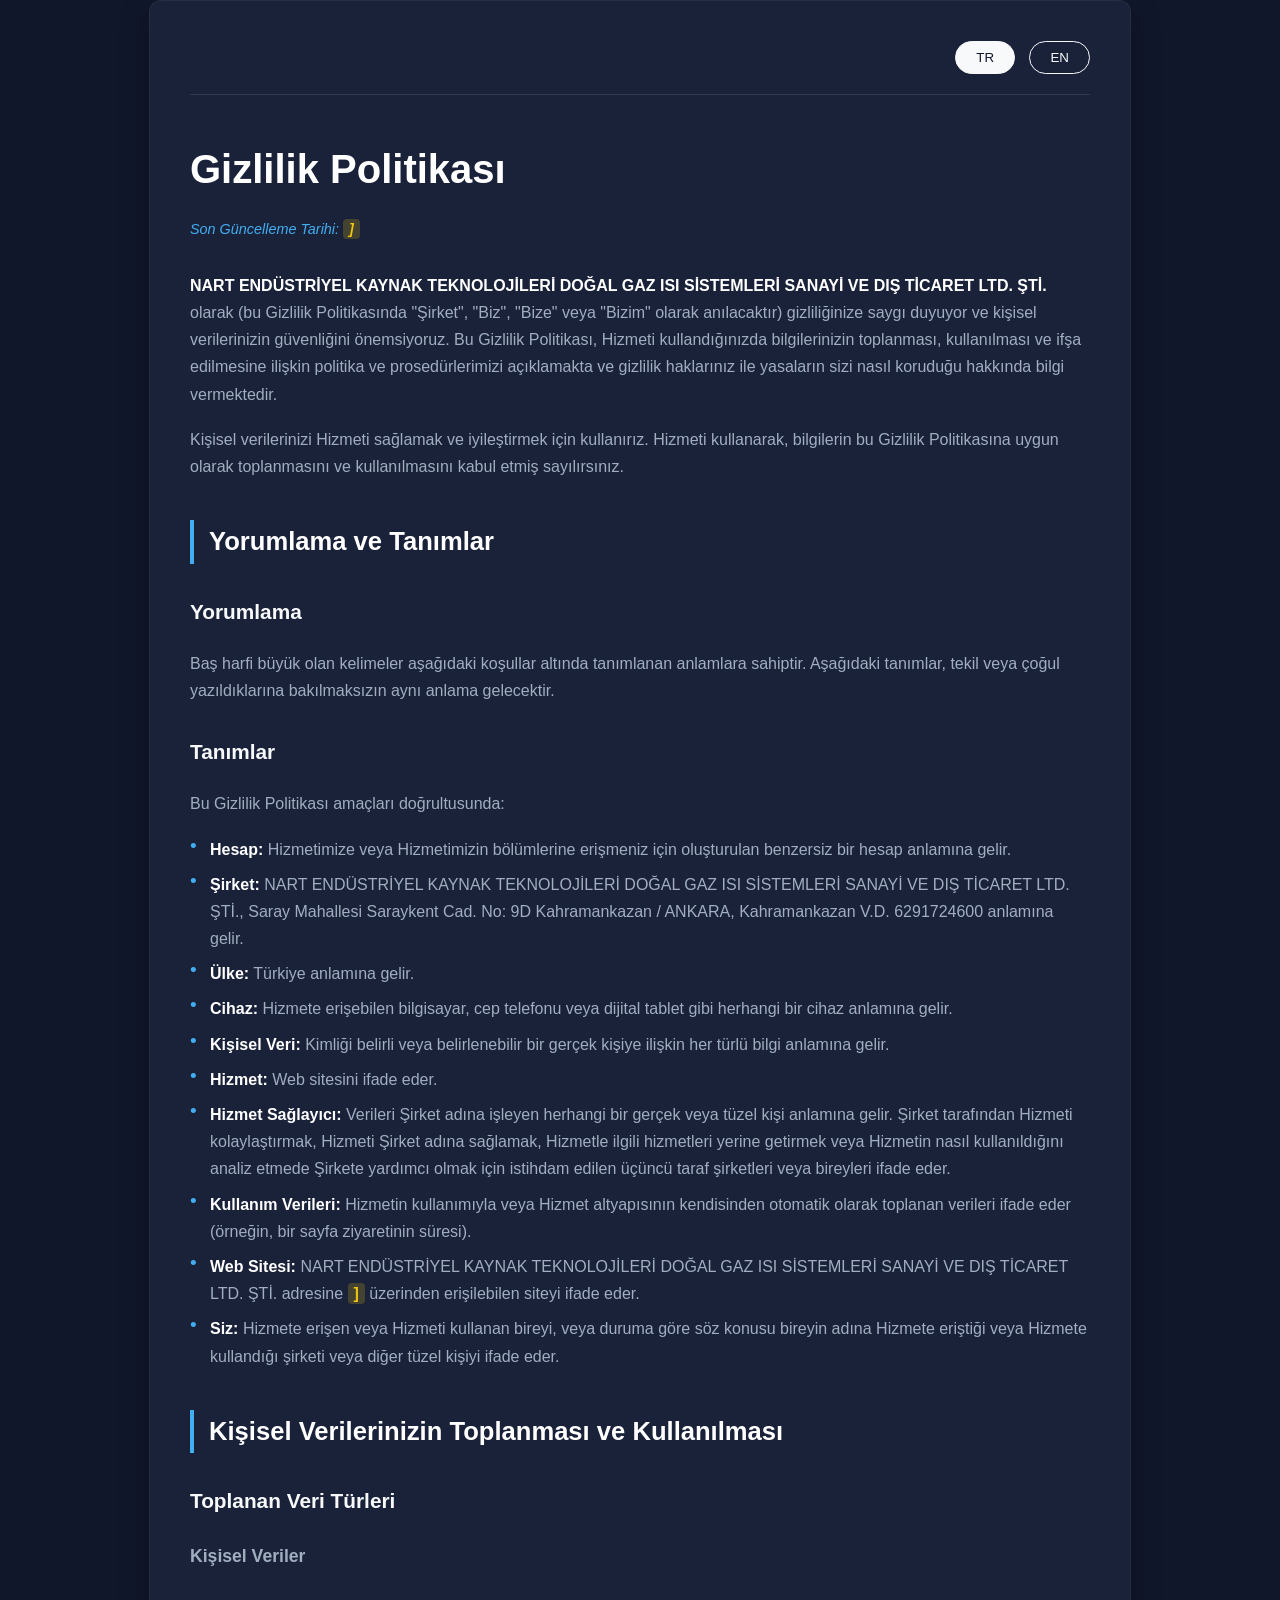
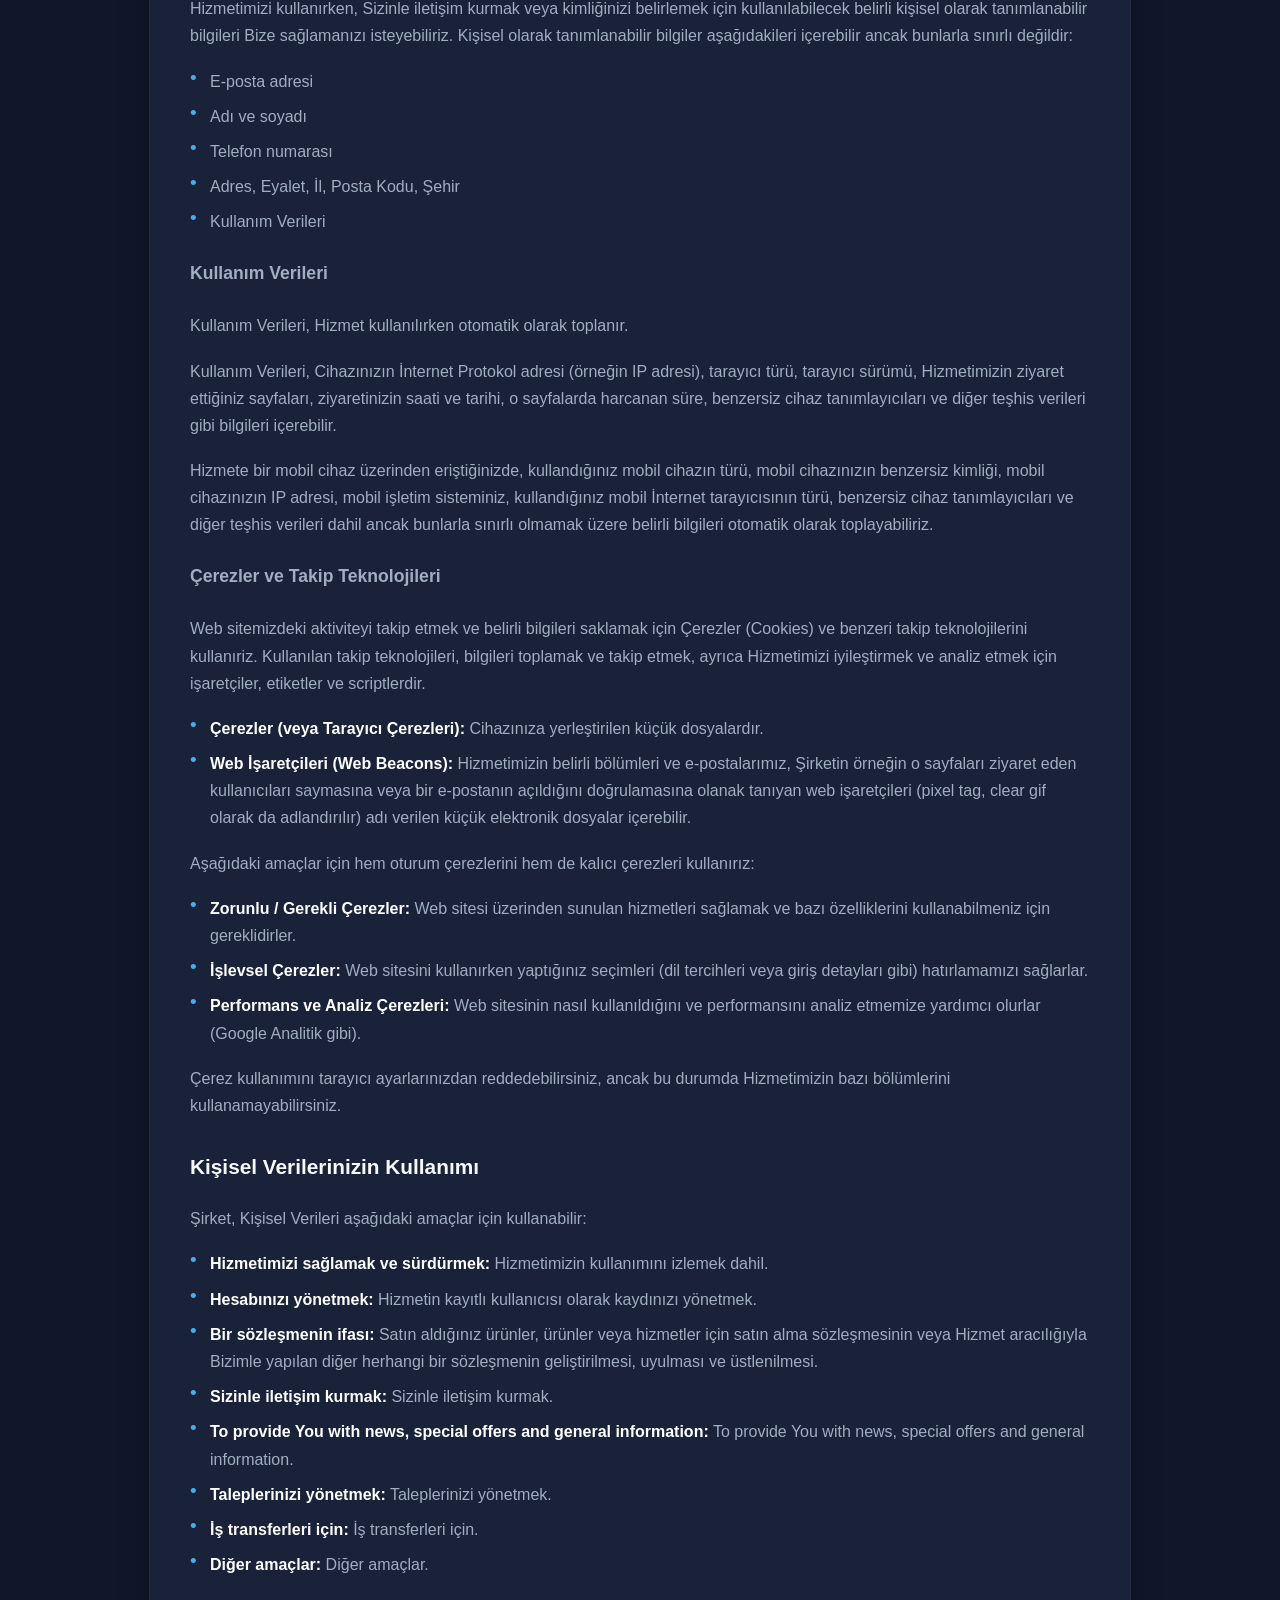
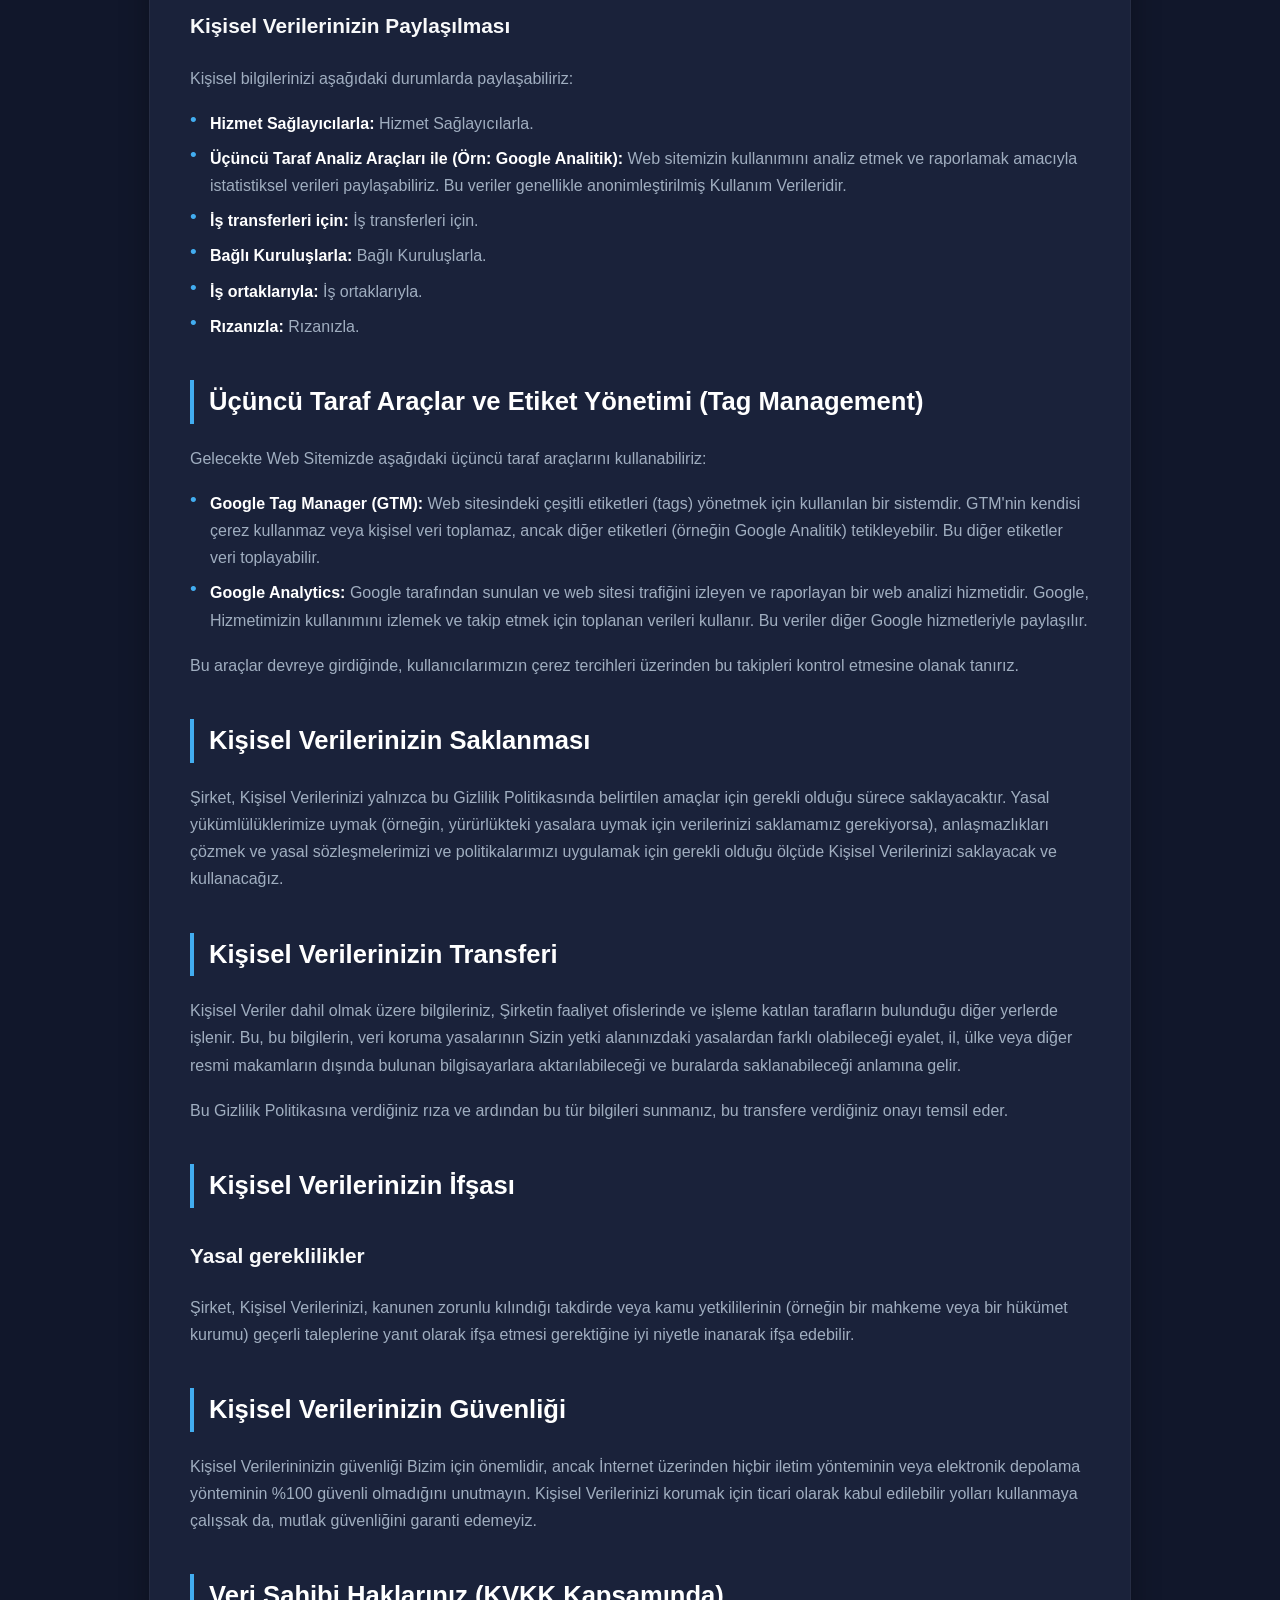
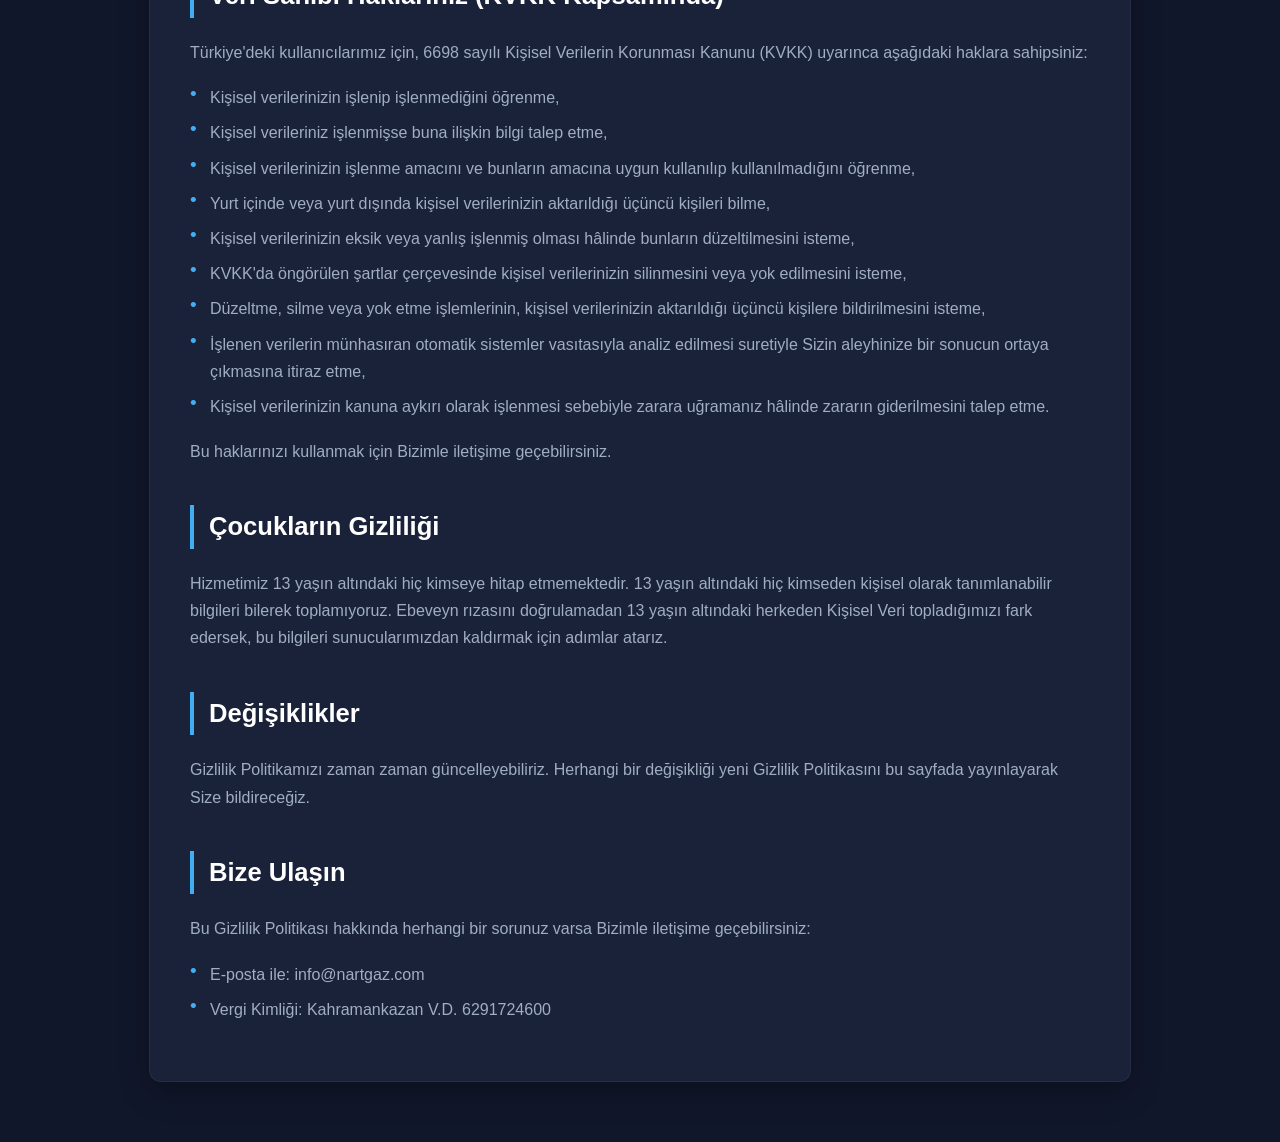
<file: privacy.html>
<!DOCTYPE html>
<html lang="tr">
    <head>
        <meta charset="UTF-8">
        <meta name="viewport" content="width=device-width, initial-scale=1.0">
        <title>Gizlilik Politikası | NART GAZ</title>
        <style>
            /* Sitenin Ana Sayfasına Uygun Koyu Tema (Görsel 7 referans alınmıştır) */
            :root {
                --nart-dark-bg: #11172b; /* Ana sayfa koyu lacivert arka planı */
                --nart-card-bg: #1a223a; /* Metinlerin duracağı hafif açık lacivert kart */
                --nart-text-main: #f8f9fa; /* Beyaz/Açık gri okunabilir metin */
                --nart-text-muted: #a0aec0; /* Alt başlıklar ve pasif metinler */
                --nart-accent-blue: #42adf0; /* Çerez bannerındaki açık mavi tonu */
                --nart-yellow: #f1c40f; /* Menüdeki sarı vurgu rengi */
            }

            body {
                font-family: 'Segoe UI', Roboto, Helvetica, Arial, sans-serif;
                line-height: 1.7;
                color: var(--nart-text-main);
                background-color: var(--nart-dark-bg); /* Koyu arka plan */
                margin: 0;
                padding: 0;
            }

            /* Üst Menü İmitasyonu (Sayfa bütünlüğü için) */
            .navbar-mock {
                padding: 20px 0;
                text-align: center;
                border-bottom: 1px solid rgba(255,255,255,0.05);
                margin-bottom: 40px;
            }

            .container {
                max-width: 900px;
                margin: 0 auto 60px auto;
                padding: 40px;
                background-color: var(--nart-card-bg); /* Kart görünümü */
                box-shadow: 0 10px 30px rgba(0,0,0,0.3);
                border-radius: 12px;
                border: 1px solid rgba(255,255,255,0.05);
            }

            /* Dil Değiştirme Butonları (Ana sayfadaki 'Ürünlerimiz' butonu stili) */
            .lang-switcher {
                text-align: right;
                margin-bottom: 40px;
                padding-bottom: 20px;
                border-bottom: 1px solid rgba(255,255,255,0.1);
            }

            .lang-btn {
                background: transparent;
                color: var(--nart-text-main);
                border: 1px solid var(--nart-text-main);
                padding: 8px 20px;
                cursor: pointer;
                margin-left: 10px;
                border-radius: 30px; /* Yuvarlak hatlı buton */
                font-weight: 500;
                transition: all 0.3s ease;
            }

            .lang-btn:hover, .lang-btn.active {
                background-color: var(--nart-text-main);
                color: var(--nart-dark-bg);
            }

            /* Tipografi */
            h1 {
                font-size: 2.5rem;
                color: #ffffff;
                margin-bottom: 10px;
                font-weight: 700;
            }

            h2 {
                font-size: 1.6rem;
                color: #ffffff;
                margin-top: 40px;
                border-left: 4px solid var(--nart-accent-blue); /* Sol mavi çizgi vurgusu */
                padding-left: 15px;
            }

            h3 {
                font-size: 1.3rem;
                color: var(--nart-text-main);
                margin-top: 30px;
            }

            h4 {
                font-size: 1.1rem;
                color: var(--nart-text-muted);
            }

            p, ul, ol {
                margin-bottom: 18px;
                color: var(--nart-text-muted);
            }

            strong, b {
                color: #ffffff;
            }

            ul {
                list-style-type: none;
                padding-left: 0;
            }

            ul li {
                position: relative;
                padding-left: 20px;
                margin-bottom: 8px;
            }

            ul li::before {
                content: "•";
                color: var(--nart-accent-blue);
                position: absolute;
                left: 0;
                font-size: 1.2rem;
                line-height: 1;
            }

            .last-updated {
                font-style: italic;
                color: var(--nart-accent-blue);
                margin-bottom: 30px;
                font-size: 0.9rem;
            }

            /* Yer tutucu vurgusu */
            .placeholder {
                background-color: rgba(241, 196, 15, 0.2);
                color: var(--nart-yellow);
                padding: 2px 6px;
                border-radius: 4px;
                font-weight: bold;
            }

            /* İçerik Değiştirme Mantığı */
            .lang-content {
                display: none;
                animation: fadeIn 0.5s ease;
            }

            .lang-content.active {
                display: block;
            }

            @keyframes fadeIn {
                from { opacity: 0; transform: translateY(10px); }
                to { opacity: 1; transform: translateY(0); }
            }

            @media (max-width: 768px) {
                .container {
                    margin: 20px;
                    padding: 25px;
                }
                h1 { font-size: 2rem; }
            }
        </style>
    </head>
<body>

<div class="container">
    <div class="lang-switcher">
        <button class="lang-btn active" onclick="switchLang('tr')">TR</button>
        <button class="lang-btn" onclick="switchLang('en')">EN</button>
    </div>

    <div id="content-tr" class="lang-content active">
        <h1>Gizlilik Politikası</h1>
        <p class="last-updated">Son Güncelleme Tarihi: <span class="placeholder"> ]</span></p>

        <p><strong>NART ENDÜSTRİYEL KAYNAK TEKNOLOJİLERİ DOĞAL GAZ ISI SİSTEMLERİ SANAYİ VE DIŞ TİCARET LTD. ŞTİ.</strong> olarak (bu Gizlilik Politikasında "Şirket", "Biz", "Bize" veya "Bizim" olarak anılacaktır) gizliliğinize saygı duyuyor ve kişisel verilerinizin güvenliğini önemsiyoruz. Bu Gizlilik Politikası, Hizmeti kullandığınızda bilgilerinizin toplanması, kullanılması ve ifşa edilmesine ilişkin politika ve prosedürlerimizi açıklamakta ve gizlilik haklarınız ile yasaların sizi nasıl koruduğu hakkında bilgi vermektedir.</p>

        <p>Kişisel verilerinizi Hizmeti sağlamak ve iyileştirmek için kullanırız. Hizmeti kullanarak, bilgilerin bu Gizlilik Politikasına uygun olarak toplanmasını ve kullanılmasını kabul etmiş sayılırsınız.</p>

        <h2>Yorumlama ve Tanımlar</h2>

        <h3>Yorumlama</h3>
        <p>Baş harfi büyük olan kelimeler aşağıdaki koşullar altında tanımlanan anlamlara sahiptir. Aşağıdaki tanımlar, tekil veya çoğul yazıldıklarına bakılmaksızın aynı anlama gelecektir.</p>

        <h3>Tanımlar</h3>
        <p>Bu Gizlilik Politikası amaçları doğrultusunda:</p>
        <ul>
            <li><strong>Hesap:</strong> Hizmetimize veya Hizmetimizin bölümlerine erişmeniz için oluşturulan benzersiz bir hesap anlamına gelir.</li>
            <li><strong>Şirket:</strong> NART ENDÜSTRİYEL KAYNAK TEKNOLOJİLERİ DOĞAL GAZ ISI SİSTEMLERİ SANAYİ VE DIŞ TİCARET LTD. ŞTİ., Saray Mahallesi Saraykent Cad. No: 9D Kahramankazan / ANKARA, Kahramankazan V.D. 6291724600 anlamına gelir.</li>
            <li><strong>Ülke:</strong> Türkiye anlamına gelir.</li>
            <li><strong>Cihaz:</strong> Hizmete erişebilen bilgisayar, cep telefonu veya dijital tablet gibi herhangi bir cihaz anlamına gelir.</li>
            <li><strong>Kişisel Veri:</strong> Kimliği belirli veya belirlenebilir bir gerçek kişiye ilişkin her türlü bilgi anlamına gelir.</li>
            <li><strong>Hizmet:</strong> Web sitesini ifade eder.</li>
            <li><strong>Hizmet Sağlayıcı:</strong> Verileri Şirket adına işleyen herhangi bir gerçek veya tüzel kişi anlamına gelir. Şirket tarafından Hizmeti kolaylaştırmak, Hizmeti Şirket adına sağlamak, Hizmetle ilgili hizmetleri yerine getirmek veya Hizmetin nasıl kullanıldığını analiz etmede Şirkete yardımcı olmak için istihdam edilen üçüncü taraf şirketleri veya bireyleri ifade eder.</li>
            <li><strong>Kullanım Verileri:</strong> Hizmetin kullanımıyla veya Hizmet altyapısının kendisinden otomatik olarak toplanan verileri ifade eder (örneğin, bir sayfa ziyaretinin süresi).</li>
            <li><strong>Web Sitesi:</strong> NART ENDÜSTRİYEL KAYNAK TEKNOLOJİLERİ DOĞAL GAZ ISI SİSTEMLERİ SANAYİ VE DIŞ TİCARET LTD. ŞTİ. adresine <span class="placeholder"> ]</span> üzerinden erişilebilen siteyi ifade eder.</li>
            <li><strong>Siz:</strong> Hizmete erişen veya Hizmeti kullanan bireyi, veya duruma göre söz konusu bireyin adına Hizmete eriştiği veya Hizmete kullandığı şirketi veya diğer tüzel kişiyi ifade eder.</li>
        </ul>

        <h2>Kişisel Verilerinizin Toplanması ve Kullanılması</h2>

        <h3>Toplanan Veri Türleri</h3>

        <h4>Kişisel Veriler</h4>
        <p>Hizmetimizi kullanırken, Sizinle iletişim kurmak veya kimliğinizi belirlemek için kullanılabilecek belirli kişisel olarak tanımlanabilir bilgileri Bize sağlamanızı isteyebiliriz. Kişisel olarak tanımlanabilir bilgiler aşağıdakileri içerebilir ancak bunlarla sınırlı değildir:</p>
        <ul>
            <li>E-posta adresi</li>
            <li>Adı ve soyadı</li>
            <li>Telefon numarası</li>
            <li>Adres, Eyalet, İl, Posta Kodu, Şehir</li>
            <li>Kullanım Verileri</li>
        </ul>

        <h4>Kullanım Verileri</h4>
        <p>Kullanım Verileri, Hizmet kullanılırken otomatik olarak toplanır.</p>
        <p>Kullanım Verileri, Cihazınızın İnternet Protokol adresi (örneğin IP adresi), tarayıcı türü, tarayıcı sürümü, Hizmetimizin ziyaret ettiğiniz sayfaları, ziyaretinizin saati ve tarihi, o sayfalarda harcanan süre, benzersiz cihaz tanımlayıcıları ve diğer teşhis verileri gibi bilgileri içerebilir.</p>
        <p>Hizmete bir mobil cihaz üzerinden eriştiğinizde, kullandığınız mobil cihazın türü, mobil cihazınızın benzersiz kimliği, mobil cihazınızın IP adresi, mobil işletim sisteminiz, kullandığınız mobil İnternet tarayıcısının türü, benzersiz cihaz tanımlayıcıları ve diğer teşhis verileri dahil ancak bunlarla sınırlı olmamak üzere belirli bilgileri otomatik olarak toplayabiliriz.</p>

        <h4>Çerezler ve Takip Teknolojileri</h4>
        <p>Web sitemizdeki aktiviteyi takip etmek ve belirli bilgileri saklamak için Çerezler (Cookies) ve benzeri takip teknolojilerini kullanıriz. Kullanılan takip teknolojileri, bilgileri toplamak ve takip etmek, ayrıca Hizmetimizi iyileştirmek ve analiz etmek için işaretçiler, etiketler ve scriptlerdir.</p>
        <ul>
            <li><strong>Çerezler (veya Tarayıcı Çerezleri):</strong> Cihazınıza yerleştirilen küçük dosyalardır.</li>
            <li><strong>Web İşaretçileri (Web Beacons):</strong> Hizmetimizin belirli bölümleri ve e-postalarımız, Şirketin örneğin o sayfaları ziyaret eden kullanıcıları saymasına veya bir e-postanın açıldığını doğrulamasına olanak tanıyan web işaretçileri (pixel tag, clear gif olarak da adlandırılır) adı verilen küçük elektronik dosyalar içerebilir.</li>
        </ul>
        <p>Aşağıdaki amaçlar için hem oturum çerezlerini hem de kalıcı çerezleri kullanırız:</p>
        <ul>
            <li><strong>Zorunlu / Gerekli Çerezler:</strong> Web sitesi üzerinden sunulan hizmetleri sağlamak ve bazı özelliklerini kullanabilmeniz için gereklidirler.</li>
            <li><strong>İşlevsel Çerezler:</strong> Web sitesini kullanırken yaptığınız seçimleri (dil tercihleri veya giriş detayları gibi) hatırlamamızı sağlarlar.</li>
            <li><strong>Performans ve Analiz Çerezleri:</strong> Web sitesinin nasıl kullanıldığını ve performansını analiz etmemize yardımcı olurlar (Google Analitik gibi).</li>
        </ul>
        <p>Çerez kullanımını tarayıcı ayarlarınızdan reddedebilirsiniz, ancak bu durumda Hizmetimizin bazı bölümlerini kullanamayabilirsiniz.</p>

        <h3>Kişisel Verilerinizin Kullanımı</h3>
        <p>Şirket, Kişisel Verileri aşağıdaki amaçlar için kullanabilir:</p>
        <ul>
            <li><strong>Hizmetimizi sağlamak ve sürdürmek:</strong> Hizmetimizin kullanımını izlemek dahil.</li>
            <li><strong>Hesabınızı yönetmek:</strong> Hizmetin kayıtlı kullanıcısı olarak kaydınızı yönetmek.</li>
            <li><strong>Bir sözleşmenin ifası:</strong> Satın aldığınız ürünler, ürünler veya hizmetler için satın alma sözleşmesinin veya Hizmet aracılığıyla Bizimle yapılan diğer herhangi bir sözleşmenin geliştirilmesi, uyulması ve üstlenilmesi.</li>
            <li><strong>Sizinle iletişim kurmak:</strong> Sizinle iletişim kurmak.</li>
            <li><strong>To provide You with news, special offers and general information:</strong> To provide You with news, special offers and general information.</li>
            <li><strong>Taleplerinizi yönetmek:</strong> Taleplerinizi yönetmek.</li>
            <li><strong>İş transferleri için:</strong> İş transferleri için.</li>
            <li><strong>Diğer amaçlar:</strong> Diğer amaçlar.</li>
        </ul>

        <h3>Kişisel Verilerinizin Paylaşılması</h3>
        <p>Kişisel bilgilerinizi aşağıdaki durumlarda paylaşabiliriz:</p>
        <ul>
            <li><strong>Hizmet Sağlayıcılarla:</strong> Hizmet Sağlayıcılarla.</li>
            <li><strong>Üçüncü Taraf Analiz Araçları ile (Örn: Google Analitik):</strong> Web sitemizin kullanımını analiz etmek ve raporlamak amacıyla istatistiksel verileri paylaşabiliriz. Bu veriler genellikle anonimleştirilmiş Kullanım Verileridir.</li>
            <li><strong>İş transferleri için:</strong> İş transferleri için.</li>
            <li><strong>Bağlı Kuruluşlarla:</strong> Bağlı Kuruluşlarla.</li>
            <li><strong>İş ortaklarıyla:</strong> İş ortaklarıyla.</li>
            <li><strong>Rızanızla:</strong> Rızanızla.</li>
        </ul>

        <h2>Üçüncü Taraf Araçlar ve Etiket Yönetimi (Tag Management)</h2>
        <p>Gelecekte Web Sitemizde aşağıdaki üçüncü taraf araçlarını kullanabiliriz:</p>
        <ul>
            <li><strong>Google Tag Manager (GTM):</strong> Web sitesindeki çeşitli etiketleri (tags) yönetmek için kullanılan bir sistemdir. GTM'nin kendisi çerez kullanmaz veya kişisel veri toplamaz, ancak diğer etiketleri (örneğin Google Analitik) tetikleyebilir. Bu diğer etiketler veri toplayabilir.</li>
            <li><strong>Google Analytics:</strong> Google tarafından sunulan ve web sitesi trafiğini izleyen ve raporlayan bir web analizi hizmetidir. Google, Hizmetimizin kullanımını izlemek ve takip etmek için toplanan verileri kullanır. Bu veriler diğer Google hizmetleriyle paylaşılır.</li>
        </ul>
        <p>Bu araçlar devreye girdiğinde, kullanıcılarımızın çerez tercihleri üzerinden bu takipleri kontrol etmesine olanak tanırız.</p>

        <h2>Kişisel Verilerinizin Saklanması</h2>
        <p>Şirket, Kişisel Verilerinizi yalnızca bu Gizlilik Politikasında belirtilen amaçlar için gerekli olduğu sürece saklayacaktır. Yasal yükümlülüklerimize uymak (örneğin, yürürlükteki yasalara uymak için verilerinizi saklamamız gerekiyorsa), anlaşmazlıkları çözmek ve yasal sözleşmelerimizi ve politikalarımızı uygulamak için gerekli olduğu ölçüde Kişisel Verilerinizi saklayacak ve kullanacağız.</p>

        <h2>Kişisel Verilerinizin Transferi</h2>
        <p>Kişisel Veriler dahil olmak üzere bilgileriniz, Şirketin faaliyet ofislerinde ve işleme katılan tarafların bulunduğu diğer yerlerde işlenir. Bu, bu bilgilerin, veri koruma yasalarının Sizin yetki alanınızdaki yasalardan farklı olabileceği eyalet, il, ülke veya diğer resmi makamların dışında bulunan bilgisayarlara aktarılabileceği ve buralarda saklanabileceği anlamına gelir.</p>
        <p>Bu Gizlilik Politikasına verdiğiniz rıza ve ardından bu tür bilgileri sunmanız, bu transfere verdiğiniz onayı temsil eder.</p>

        <h2>Kişisel Verilerinizin İfşası</h2>
        <h3>Yasal gereklilikler</h3>
        <p>Şirket, Kişisel Verilerinizi, kanunen zorunlu kılındığı takdirde veya kamu yetkililerinin (örneğin bir mahkeme veya bir hükümet kurumu) geçerli taleplerine yanıt olarak ifşa etmesi gerektiğine iyi niyetle inanarak ifşa edebilir.</p>

        <h2>Kişisel Verilerinizin Güvenliği</h2>
        <p>Kişisel Verilerininizin güvenliği Bizim için önemlidir, ancak İnternet üzerinden hiçbir iletim yönteminin veya elektronik depolama yönteminin %100 güvenli olmadığını unutmayın. Kişisel Verilerinizi korumak için ticari olarak kabul edilebilir yolları kullanmaya çalışsak da, mutlak güvenliğini garanti edemeyiz.</p>

        <h2>Veri Sahibi Haklarınız (KVKK Kapsamında)</h2>
        <p>Türkiye'deki kullanıcılarımız için, 6698 sayılı Kişisel Verilerin Korunması Kanunu (KVKK) uyarınca aşağıdaki haklara sahipsiniz:</p>
        <ul>
            <li>Kişisel verilerinizin işlenip işlenmediğini öğrenme,</li>
            <li>Kişisel verileriniz işlenmişse buna ilişkin bilgi talep etme,</li>
            <li>Kişisel verilerinizin işlenme amacını ve bunların amacına uygun kullanılıp kullanılmadığını öğrenme,</li>
            <li>Yurt içinde veya yurt dışında kişisel verilerinizin aktarıldığı üçüncü kişileri bilme,</li>
            <li>Kişisel verilerinizin eksik veya yanlış işlenmiş olması hâlinde bunların düzeltilmesini isteme,</li>
            <li>KVKK'da öngörülen şartlar çerçevesinde kişisel verilerinizin silinmesini veya yok edilmesini isteme,</li>
            <li>Düzeltme, silme veya yok etme işlemlerinin, kişisel verilerinizin aktarıldığı üçüncü kişilere bildirilmesini isteme,</li>
            <li>İşlenen verilerin münhasıran otomatik sistemler vasıtasıyla analiz edilmesi suretiyle Sizin aleyhinize bir sonucun ortaya çıkmasına itiraz etme,</li>
            <li>Kişisel verilerinizin kanuna aykırı olarak işlenmesi sebebiyle zarara uğramanız hâlinde zararın giderilmesini talep etme.</li>
        </ul>
        <p>Bu haklarınızı kullanmak için Bizimle iletişime geçebilirsiniz.</p>

        <h2>Çocukların Gizliliği</h2>
        <p>Hizmetimiz 13 yaşın altındaki hiç kimseye hitap etmemektedir. 13 yaşın altındaki hiç kimseden kişisel olarak tanımlanabilir bilgileri bilerek toplamıyoruz. Ebeveyn rızasını doğrulamadan 13 yaşın altındaki herkeden Kişisel Veri topladığımızı fark edersek, bu bilgileri sunucularımızdan kaldırmak için adımlar atarız.</p>

        <h2>Değişiklikler</h2>
        <p>Gizlilik Politikamızı zaman zaman güncelleyebiliriz. Herhangi bir değişikliği yeni Gizlilik Politikasını bu sayfada yayınlayarak Size bildireceğiz.</p>

        <h2>Bize Ulaşın</h2>
        <p>Bu Gizlilik Politikası hakkında herhangi bir sorunuz varsa Bizimle iletişime geçebilirsiniz:</p>
        <ul>
            <li>E-posta ile: info@nartgaz.com</li>
            <li>Vergi Kimliği: Kahramankazan V.D. 6291724600</li>
        </ul>
    </div>

    <div id="content-en" class="lang-content">
        <h1>Privacy Policy</h1>
        <p class="last-updated">Last updated: <span class="placeholder"></span></p>

        <p>At <strong>NART ENDÜSTRİYEL KAYNAK TEKNOLOJİLERİ DOĞAL GAZ ISI SİSTEMLERİ SANAYİ VE DIŞ TİCARET LTD. ŞTİ.</strong> (referred to as either "the Company", "We", "Us" or "Our" in this Privacy Policy), We respect Your privacy and are committed to protecting Your personal data. This Privacy Policy describes Our policies and procedures on the collection, use and disclosure of Your information when You use the Service and tells You about Your privacy rights and how the law protects You.</p>

        <p>We use Your Personal data to provide and improve the Service. By using the Service, You agree to the collection and use of information in accordance with this Privacy Policy.</p>

        <h2>Interpretation and Definitions</h2>

        <h3>Interpretation</h3>
        <p>The words of which the initial letter is capitalized have meanings defined under the following conditions. The following definitions shall have the same meaning regardless of whether they appear in singular or in plural.</p>

        <h3>Definitions</h3>
        <p>For the purposes of this Privacy Policy:</p>
        <ul>
            <li><strong>Account:</strong> means a unique account created for You to access our Service or parts of our Service.</li>
            <li><strong>Company:</strong> NART ENDÜSTRİYEL KAYNAK TEKNOLOJİLERİ DOĞAL GAZ ISI SİSTEMLERİ SANAYİ VE DIŞ TİCARET LTD. ŞTİ., Saray Mahallesi Saraykent Cad. No: 9D Kahramankazan / ANKARA, Tax Office and Number: Kahramankazan V.D. 6291724600.</li>
            <li><strong>Country:</strong> refers to: Turkey.</li>
            <li><strong>Device:</strong> means any device that can access the Service such as a computer, a cellphone or a digital tablet.</li>
            <li><strong>Personal Data:</strong> is any information that relates to an identified or identifiable individual.</li>
            <li><strong>Service:</strong> refers to the Website.</li>
            <li><strong>Service Provider:</strong> means any natural or legal person who processes the data on behalf of the Company. It refers to third-party companies or individuals employed by the Company to facilitate the Service, to provide the Service on behalf of the Company, to perform services related to the Service or to assist the Company in analyzing how the Service is used.</li>
            <li><strong>Usage Data:</strong> refers to data collected automatically, either generated by the use of the Service or from the Service infrastructure itself (for example, the duration of a page visit).</li>
            <li><strong>Website:</strong> refers to NART ENDÜSTRİYEL KAYNAK TEKNOLOJİLERİ DOĞAL GAZ ISI SİSTEMLERİ SANAYİ VE DIŞ TİCARET LTD. ŞTİ., accessible from <span class="placeholder"> ]</span>.</li>
            <li><strong>You:</strong> means the individual accessing or using the Service, or the company, or other legal entity on behalf of which such individual is accessing or using the Service, as applicable.</li>
        </ul>

        <h2>Collecting and Using Your Personal Data</h2>

        <h3>Types of Data Collected</h3>

        <h4>Personal Data</h4>
        <p>While using Our Service, We may ask You to provide Us with certain personally identifiable information that can be used to contact or identify You. Personally identifiable information may include, but is not limited to:</p>
        <ul>
            <li>Email address</li>
            <li>First name and last name</li>
            <li>Phone number</li>
            <li>Address, State, Province, ZIP/Postal code, City</li>
            <li>Usage Data</li>
        </ul>

        <h4>Usage Data</h4>
        <p>Usage Data is collected automatically when using the Service.</p>
        <p>Usage Data may include information such as Your Device's Internet Protocol address (e.g. IP address), browser type, browser version, the pages of our Service that You visit, the time and date of Your visit, the time spent on those pages, unique device identifiers and other diagnostic data.</p>
        <p>When You access the Service by or through a mobile device, We may collect certain information automatically, including, but not limited to, the type of mobile device You use, Your mobile device unique ID, the IP address of Your mobile device, Your mobile operating system, the type of mobile Internet browser You use, unique device identifiers and other diagnostic data.</p>

        <h4>Tracking Technologies and Cookies</h4>
        <p>We use Cookies and similar tracking technologies to track the activity on Our Service and store certain information. Tracking technologies used are beacons, tags, and scripts to collect and track information and to improve and analyze Our Service.</p>
        <ul>
            <li><strong>Cookies (or Browser Cookies):</strong> A cookie is a small file placed on Your Device.</li>
            <li><strong>Web Beacons:</strong> Certain sections of our Service and our emails may contain small electronic files known as web beacons (also referred to as clear gifs, pixel tags, and single-pixel gifs) that permit the Company, for example, to count users who have visited those pages or opened an email and for other related website statistics (for example, recording the popularity of a certain section and verifying server and system integrity).</li>
        </ul>
        <p>We use both session and persistent Cookies for the purposes set out below:</p>
        <ul>
            <li><strong>Necessary / Essential Cookies:</strong> These Cookies are essential to provide You with services available through the Website and to enable You to use some of its features.</li>
            <li><strong>Functionality Cookies:</strong> These Cookies allow us to remember choices You make when You use the Website, such as remembering Your language preferences or login details.</li>
            <li><strong>Performance and Analytics Cookies:</strong> These Cookies help us analyze how the Website is used and its performance (such as Google Analytics).</li>
        </ul>
        <p>You can instruct Your browser to refuse all Cookies or to indicate when a Cookie is being sent. However, if You do not accept Cookies, You may not be able to use some parts of our Service.</p>

        <h3>Use of Your Personal Data</h3>
        <p>The Company may use Personal Data for the following purposes:</p>
        <ul>
            <li><strong>To provide and maintain our Service:</strong> including to monitor the usage of our Service.</li>
            <li><strong>To manage Your Account:</strong> to manage Your registration as a user of the Service.</li>
            <li><strong>For the performance of a contract:</strong> the development, compliance and undertaking of the purchase contract for the products, items or services You have purchased or of any other contract with Us through the Service.</li>
            <li><strong>To contact You:</strong> To contact You.</li>
            <li><strong>To provide You with news, special offers and general information:</strong> To provide You with news, special offers and general information.</li>
            <li><strong>To manage Your requests:</strong> To attend and manage Your requests to Us.</li>
            <li><strong>For business transfers:</strong> We may use Your information to evaluate or conduct a merger, divestiture, restructuring, reorganization, dissolution, or other sale or transfer of some or all of Our assets, whether as a going concern or as part of bankruptcy, liquidation, or similar proceeding, in which Personal Data held by Us about our Service users is among the assets transferred.</li>
            <li><strong>For other purposes:</strong> We may use Your information for other purposes, such as data analysis, identifying usage trends, determining the effectiveness of our promotional campaigns and to evaluate and improve our Service, products, services, marketing and your experience.</li>
        </ul>

        <h3>Sharing of Your Personal Data</h3>
        <p>We may share Your personal information in the following situations:</p>
        <ul>
            <li><strong>With Service Providers:</strong> With Service Providers.</li>
            <li><strong>With Third-Party Analytics Tools (e.g., Google Analytics):</strong> We may share statistical data to analyze and report on the usage of our website. This data is usually anonymized Usage Data.</li>
            <li><strong>For business transfers:</strong> For business transfers.</li>
            <li><strong>With Affiliates:</strong> With Affiliates.</li>
            <li><strong>With business partners:</strong> With business partners.</li>
            <li><strong>With Your consent:</strong> With Your consent.</li>
        </ul>

        <h2>Third-Party Tools and Tag Management</h2>
        <p>We may utilize the following third-party tools on our Website in the future:</p>
        <ul>
            <li><strong>Google Tag Manager (GTM):</strong> A system used to manage various tags on the website. GTM itself does not use cookies or collect personal data, but it may trigger other tags (e.g., Google Analytics). These other tags may collect data.</li>
            <li><strong>Google Analytics:</strong> A web analytics service offered by Google that tracks and reports website traffic. Google uses the data collected to track and monitor the use of our Service. This data is shared with other Google services.</li>
        </ul>
        <p>When these tools are active, we allow our users to control these trackings through their cookie preferences.</p>

        <h2>Retention of Your Personal Data</h2>
        <p>The Company will retain Your Personal Data only for as long as is necessary for the purposes set out in this Privacy Policy. We will retain and use Your Personal Data to the extent necessary to comply with our legal obligations (for example, if we are required to retain your data to comply with applicable laws), resolve disputes, and enforce our legal agreements and policies.</p>

        <h2>Transfer of Your Personal Data</h2>
        <p>Your information, including Personal Data, is processed at the Company's operating offices and in any other places where the parties involved in the processing are located. It means that this information may be transferred to — and maintained on — computers located outside of Your state, province, country or other governmental jurisdiction where the data protection laws may differ than those from Your jurisdiction.</p>
        <p>Your consent to this Privacy Policy followed by Your submission of such information represents Your agreement to that transfer.</p>

        <h2>Disclosure of Your Personal Data</h2>
        <strong>Law enforcement</strong>
        <p>Under certain circumstances, the Company may be required to disclose Your Personal Data if required to do so by law or in response to valid requests by public authorities (e.g. a court or a government agency).</p>

        <h2>Security of Your Personal Data</h2>
        <p>The security of Your Personal Data is important to Us, but remember that no method of transmission over the Internet, or method of electronic storage is 100% secure. While We strive to use commercially acceptable means to protect Your Personal Data, We cannot guarantee its absolute security.</p>

        <h2>Your Data Protection Rights (Under KVKK)</h2>
        <p>For our users in Turkey, under the Law No. 6698 on the Protection of Personal Data (KVKK), You have the following rights:</p>
        <ul>
            <li>To learn whether your personal data is processed,</li>
            <li>To request information if your personal data has been processed,</li>
            <li>To learn the purpose of the processing of your personal data and whether they are used in accordance with their purpose,</li>
            <li>To know the third parties to whom your personal data is transferred at home or abroad,</li>
            <li>To request rectification of your personal data if it is processed incompletely or inaccurately,</li>
            <li>To request erasure or destruction of your personal data within the framework of the conditions stipulated in the KVKK,</li>
            <li>To request notification of the rectification, erasure, or destruction processes to third parties to whom your personal data has been transferred,</li>
            <li>To object to the occurrence of a result against You by analyzing the processed data exclusively through automated systems,</li>
            <li>To request compensation for the damage in case You incur damage due to unlawful processing of your personal data.</li>
        </ul>
        <p>You can contact Us to exercise these rights.</p>

        <h2>Children's Privacy</h2>
        <p>Our Service does not address anyone under the age of 13. We do not knowingly collect personally identifiable information from anyone under the age of 13. If You are a parent or guardian and You are aware that Your child has provided Us with Personal Data, please contact Us. If We become aware that We have collected Personal Data from anyone under the age of 13 without verification of parental consent, We take steps to remove that information from Our servers.</p>

        <h2>Changes to this Privacy Policy</h2>
        <p>We may update Our Privacy Policy from time to time. We will notify You of any changes by posting the new Privacy Policy on this page.</p>

        <h2>Contact Us</h2>
        <p>If you have any questions about this Privacy Policy, You can contact us:</p>
        <ul>
            <li>By email: info@nartgaz.com</li>
            <li>Tax Identity: Kahramankazan V.D. 6291724600</li>
        </ul>
    </div>

</div>

<script>
    function switchLang(lang) {
        const contents = document.querySelectorAll('.lang-content');
        contents.forEach(content => content.classList.remove('active'));

        const buttons = document.querySelectorAll('.lang-btn');
        buttons.forEach(btn => btn.classList.remove('active'));

        document.getElementById('content-' + lang).classList.add('active');
        event.target.classList.add('active');
    }
</script>

</body>
</html>
</file>
